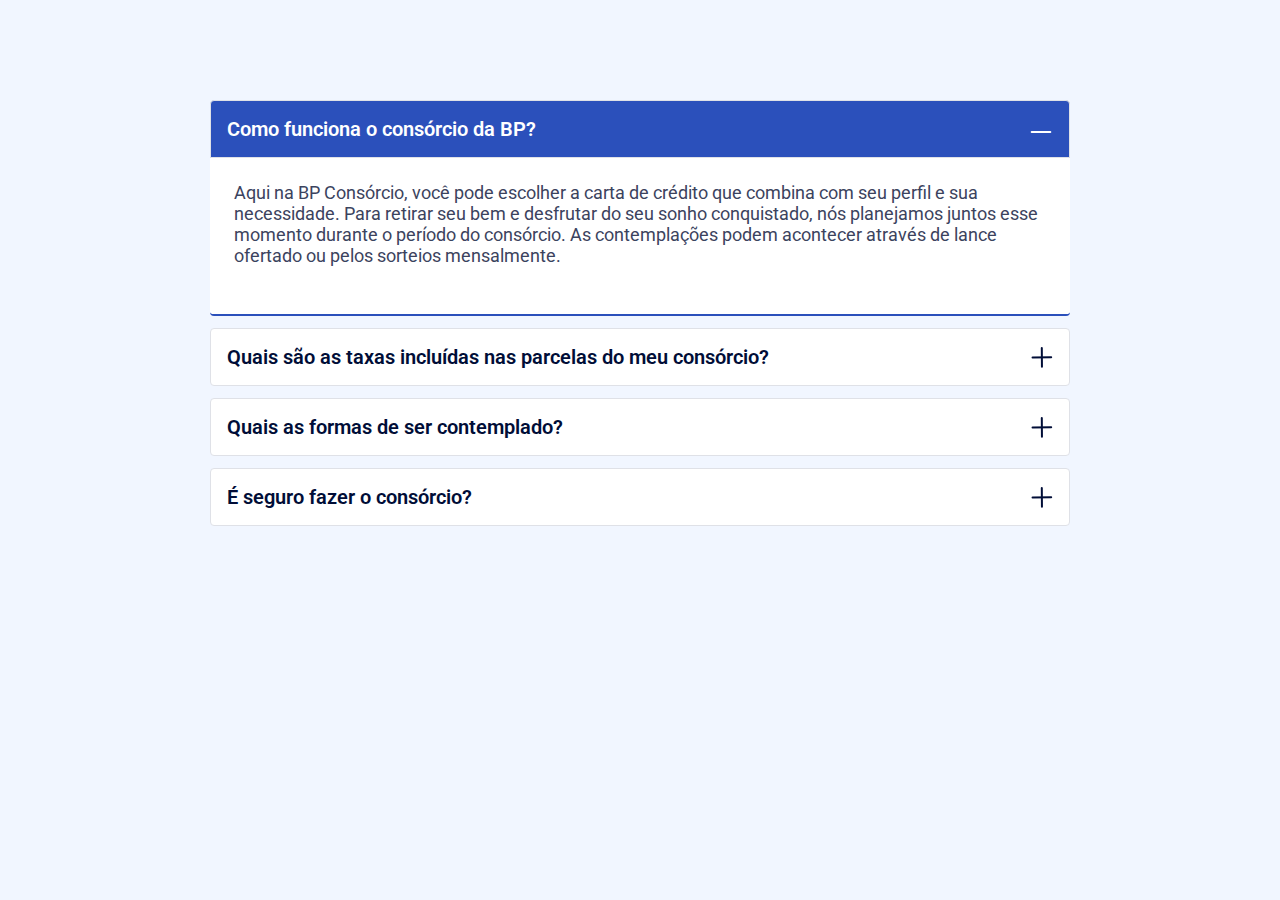
<file: accordion/01/index.html>
<!DOCTYPE html>
<html lang="en">
<head>
   <meta charset="UTF-8">
   <meta name="viewport" content="width=device-width, initial-scale=1.0">
   <link rel="preconnect" href="https://fonts.googleapis.com">
   <link rel="preconnect" href="https://fonts.gstatic.com" crossorigin>
   <link href="https://fonts.googleapis.com/css2?family=Roboto:wght@400;500;600;800&display=swap" rel="stylesheet">
   <title>FAQ - 01</title>
   <link rel="stylesheet" href="style.css">
</head>
<body>
   <section class="container">
      <!-- beginning of the accordion -->
      <div class="acordion">
        <div class="acordion-item" >
          <h3 class="acordion-title">Como funciona o consórcio da BP?</h3>
          <div class="acordion-content">
            <p>Aqui na BP Consórcio, você pode escolher a carta de crédito que combina com seu perfil e sua necessidade. Para retirar seu bem e desfrutar do seu sonho conquistado, nós planejamos juntos esse momento durante o período do consórcio. As contemplações podem acontecer através de lance ofertado ou pelos sorteios mensalmente.</p>
          </div>
        </div>

        <div class="acordion-item">
          <h3 class="acordion-title">Quais são as taxas incluídas nas parcelas do meu consórcio?</h3>
          <div class="acordion-content">
            <p>No consórcio, você não paga juros, como ocorre nos financiamentos. Em vez disso, há a taxa de administração, um percentual fixo aplicado sobre o valor do bem a ser adquirido e diluído ao longo das parcelas. É por meio dessa taxa que o consórcio funciona, realiza os sorteios e resguarda a contribuição mensal de cada consorciado.</p>
          </div>
        </div>

        <div class="acordion-item">
          <h3 class="acordion-title">Quais as formas de ser contemplado?</h3>
          <div class="acordion-content">
            <p>Este é o momento mais aguardado no consórcio! É quando você poderá usar seu crédito para comprar seu veículo, imóvel, etc. E vale lembrar que até o fim do contrato, todos serão contemplados. Aqui na BP Consórcio, há quatro formas de contemplação: <strong>Lance Livre, Lance Fixo, Lance Fidelidade e o Acelerador de Contemplação.</strong></p>
          </div>
        </div>

        <div class="acordion-item" >
          <h3 class="acordion-title">É seguro fazer o consórcio?</h3>
          <div class="acordion-content">
            <p>Sim, o consórcio é uma forma segura de adquirir um bem, desde que você escolha uma administradora autorizada pelo Banco Central do Brasil (BCB). O Banco Central regula e fiscaliza essas empresas para garantir que cumpram as regras e protejam os participantes. Se você quiser consultar se a BP Consórcio está regulamentada é só acessar mais informações pelo site: bcb.gov.br <br><br>
            Fica tranquilo! O consórcio da BP é regulamentado pelo Banco Central, ou seja, segue todas as normas de segurança e transparência. Você pode fazer sem preocupação!
            </p>
          </div>
        </div>
      </div>
   </section>

   <script src="script.js"></script>
</body>
</html>
</file>
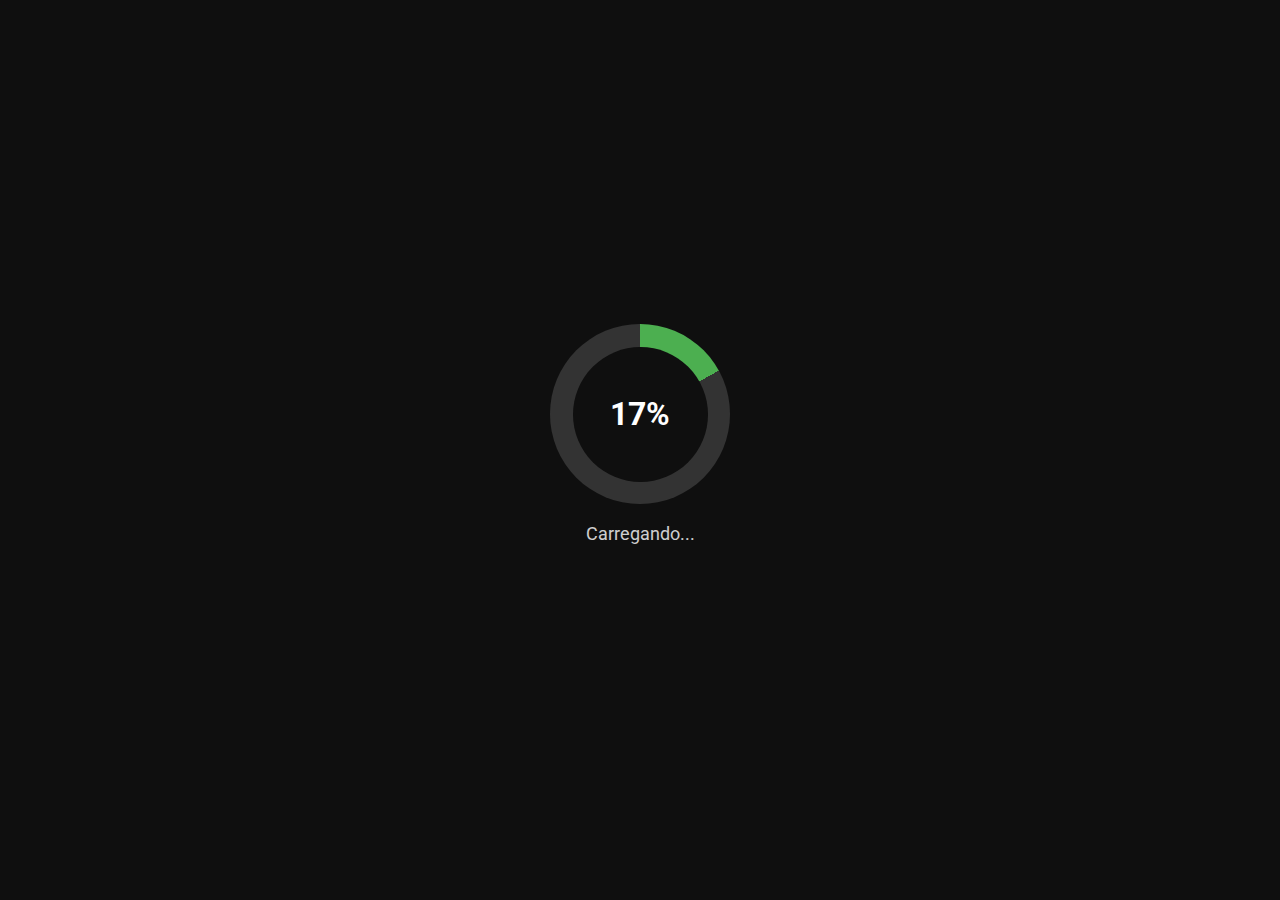
<file: loading/progress/index.html>
<!DOCTYPE html>
<html lang="en">
<head>
   <meta charset="UTF-8">
   <meta name="viewport" content="width=device-width, initial-scale=1.0">
   <link rel="preconnect" href="https://fonts.googleapis.com">
   <link rel="preconnect" href="https://fonts.gstatic.com" crossorigin>
   <link href="https://fonts.googleapis.com/css2?family=Roboto:wght@400;500;600;800&display=swap" rel="stylesheet">
   <title>Skeleton Loading</title>
   <link rel="stylesheet" href="style.css">
</head>
<body>

    <div class="loader-container">
        <div class="progress-circle" id="progressCircle">
            <div class="progress-inner" id="progressValue">
                0%
            </div>
        </div>

        <div class="loader-label" id="loaderLabel">
            Carregando...
        </div>
    </div>

   <script src="script.js"></script>
</body>
</html>
</file>
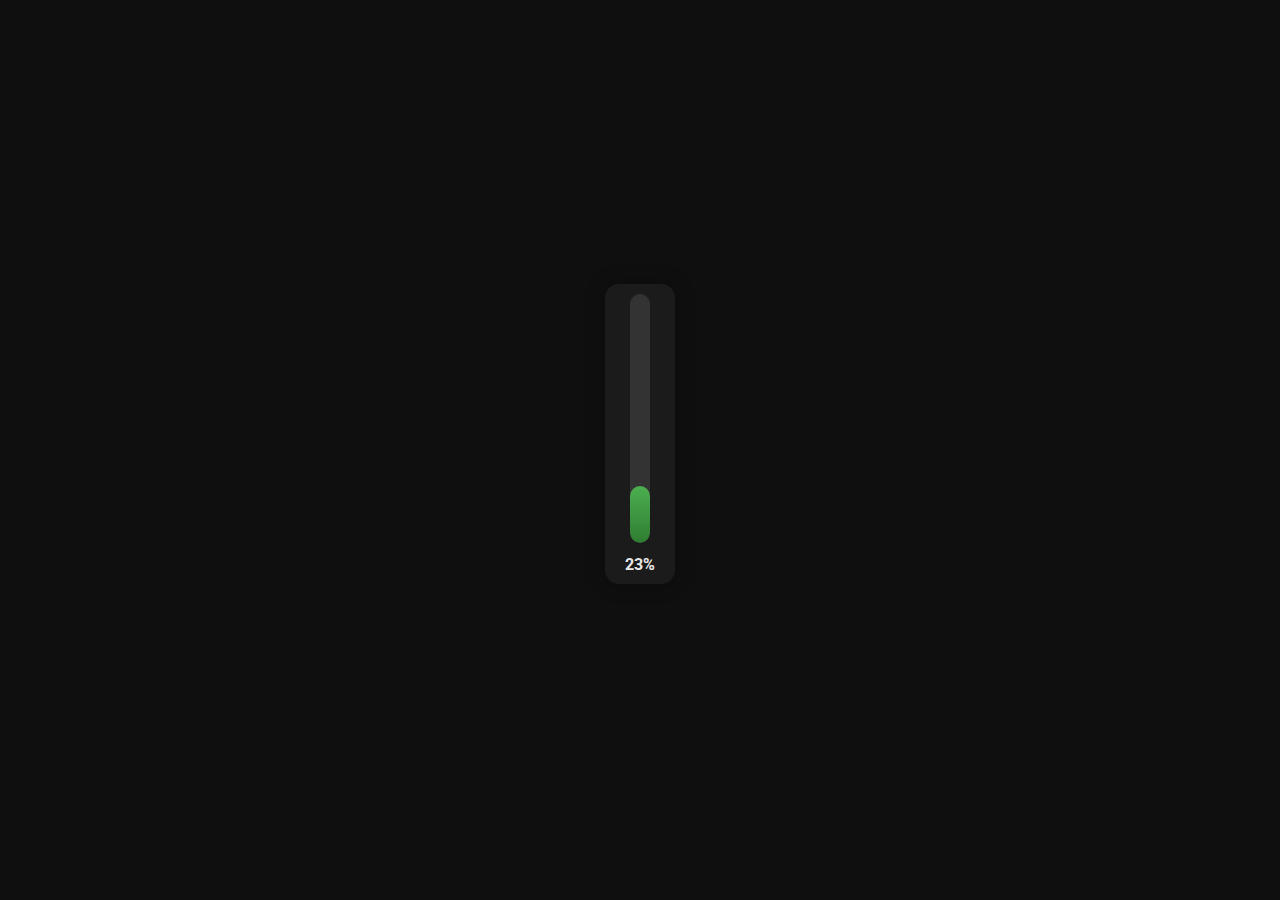
<file: loading/progresssidebar/index.html>
<!DOCTYPE html>
<html lang="en">
<head>
   <meta charset="UTF-8">
   <meta name="viewport" content="width=device-width, initial-scale=1.0">
   <link rel="preconnect" href="https://fonts.googleapis.com">
   <link rel="preconnect" href="https://fonts.gstatic.com" crossorigin>
   <link href="https://fonts.googleapis.com/css2?family=Roboto:wght@400;500;600;800&display=swap" rel="stylesheet">
   <title>Sidebar</title>
   <link rel="stylesheet" href="style.css">
</head>
<body>

    <div class="progress-box">
        <div class="progress-bar">
            <div class="progress-fill" id="progressFill"></div>
        </div>
        <div class="progress-value" id="progressValue">0%</div>
    </div>

   <script src="script.js"></script>
</body>
</html>
</file>
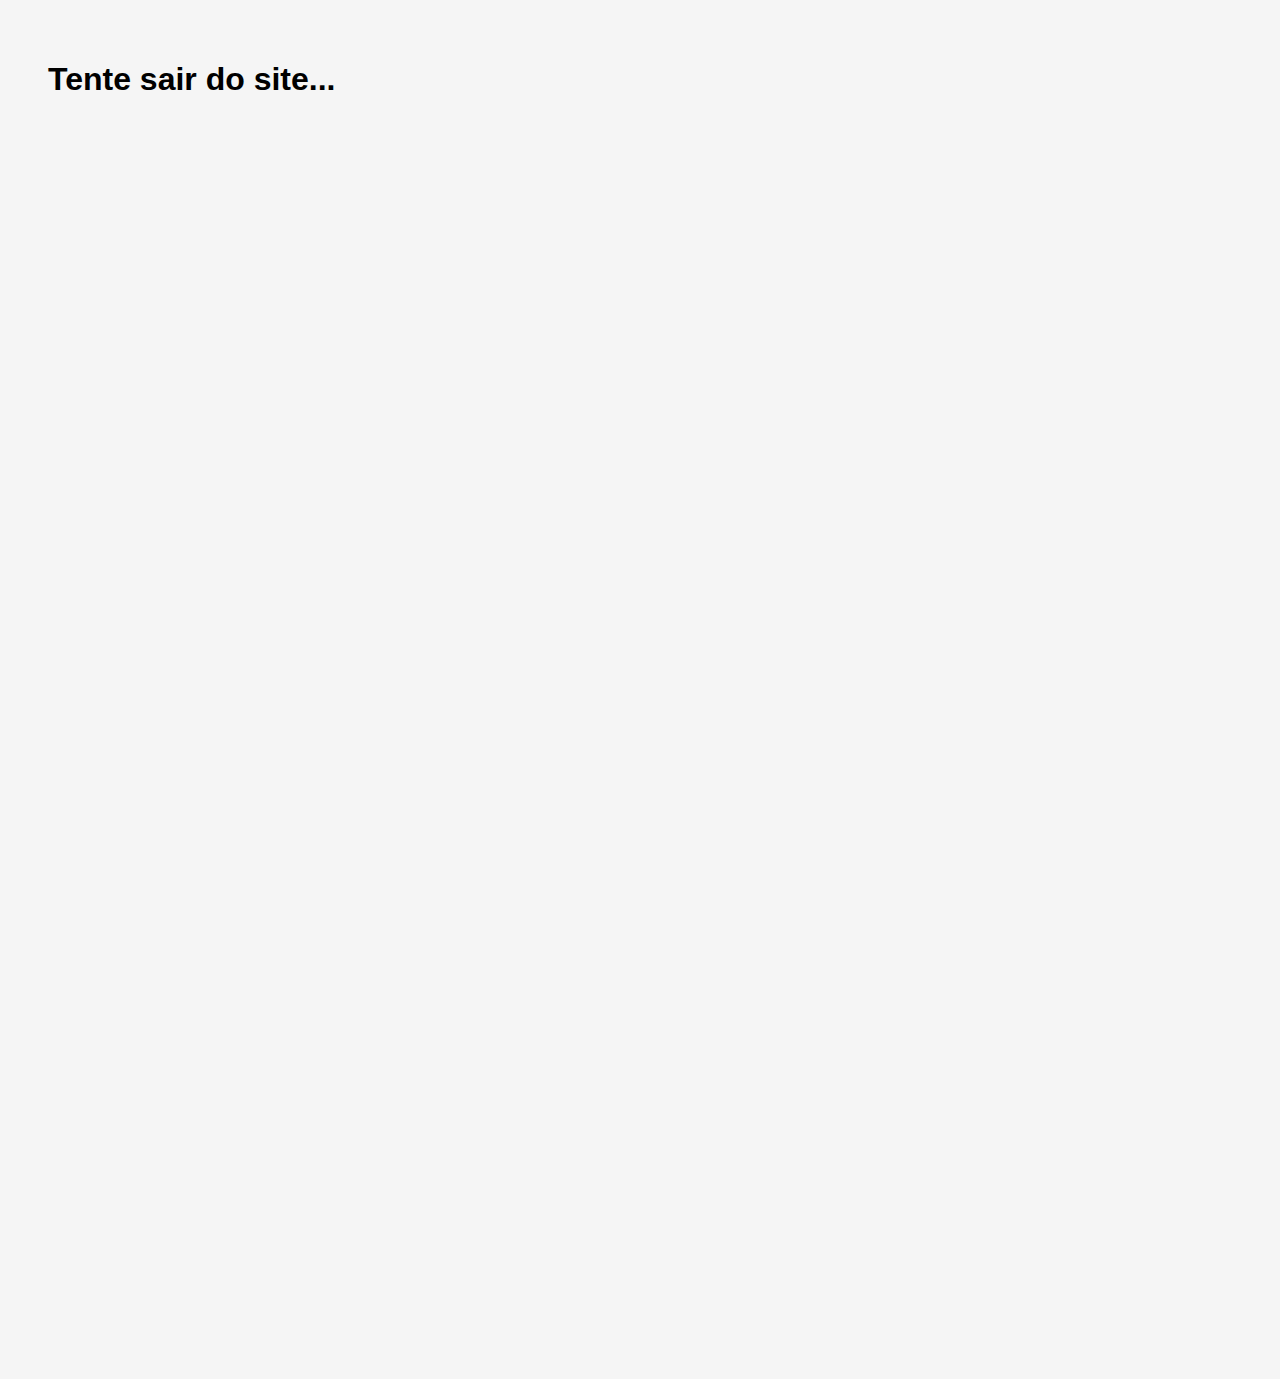
<file: popup/exit-popup/index.html>
<!DOCTYPE html>
<html lang="pt-br">
<head>
  <meta charset="UTF-8">
  <title>Exit Popup</title>
  <link rel="stylesheet" href="style.css">
 
</head>
<body>

  <h1 style="padding: 40px;">Tente sair do site...</h1>

   <!-- Overlay -->
    <div class="exit-overlay" id="exitOverlay">
        <div class="exit-popup" id="exitPopup">
            <div class="close-btn" id="closeBtn">&times;</div>

            <h2>😥 Ei, espere!</h2>
            <p>Tem certeza que deseja sair? Podemos te ajudar com algo antes?</p>
            <button onclick="closeExitPopup()">Continuar no site</button>
        </div>
    </div>

  <script src="script.js"></script>


</body>
</html>
</file>
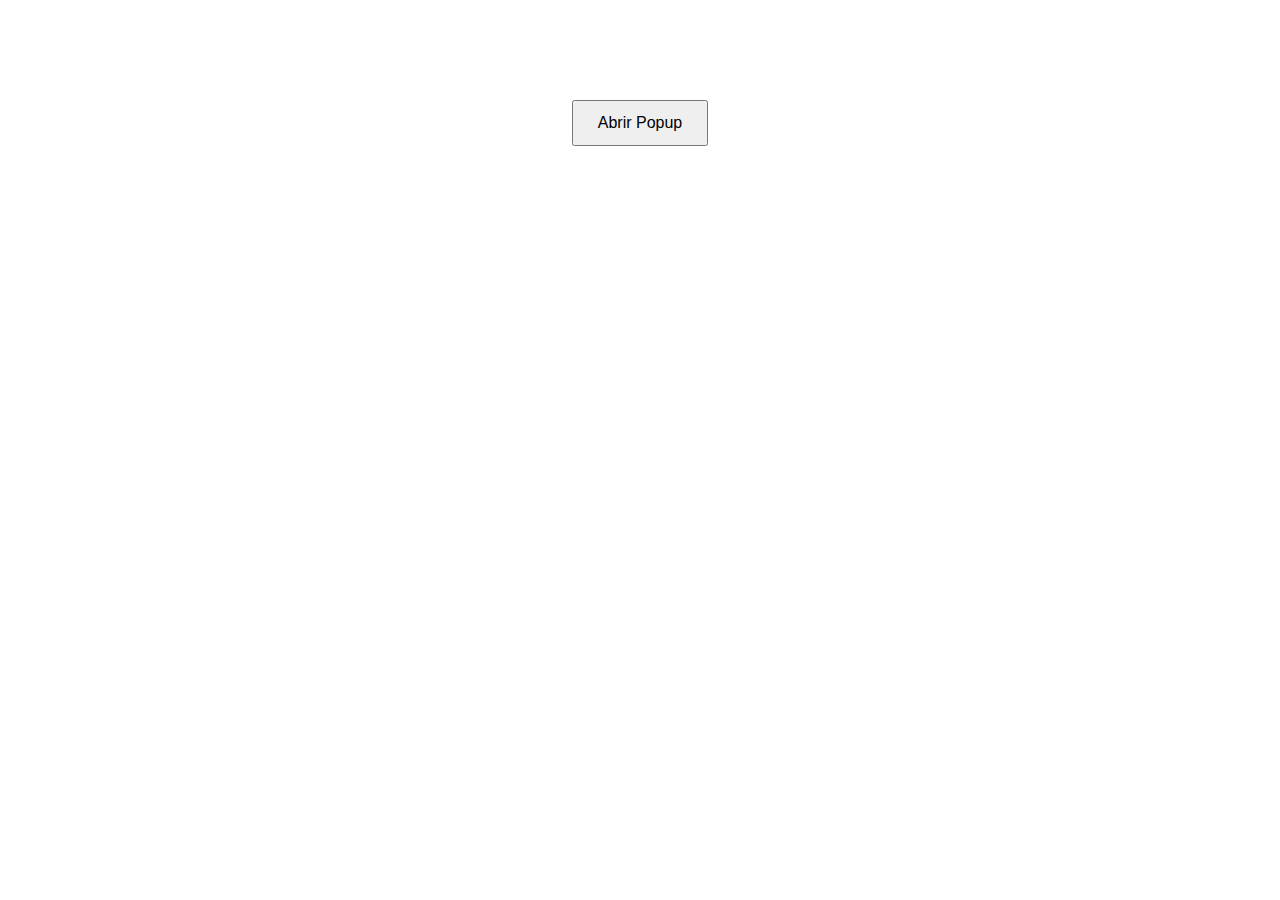
<file: popup/popup-button/index.html>
<!DOCTYPE html>
<html lang="pt-br">
<head>
  <meta charset="UTF-8">
  <title>Popup com Animação</title>
  <link rel="stylesheet" href="style.css">
 
</head>
<body>

  <button class="open-popup-btn">Abrir Popup</button>

  <div class="popup-overlay" id="popupOverlay">
    <div class="popup" id="popup">
      <span class="close-btn" id="closeBtn">&times;</span>
      <h2>Aqui entra o conteudo que será mostrado no popup</h2>
      <form action="">
        <input type="text" placeholder="Nome">
        <input type="tel" placeholder="Telefone">
        <button type="submit">Enviar</button>
      </form>
    </div>
  </div>

  <script src="script.js"></script>


</body>
</html>
</file>
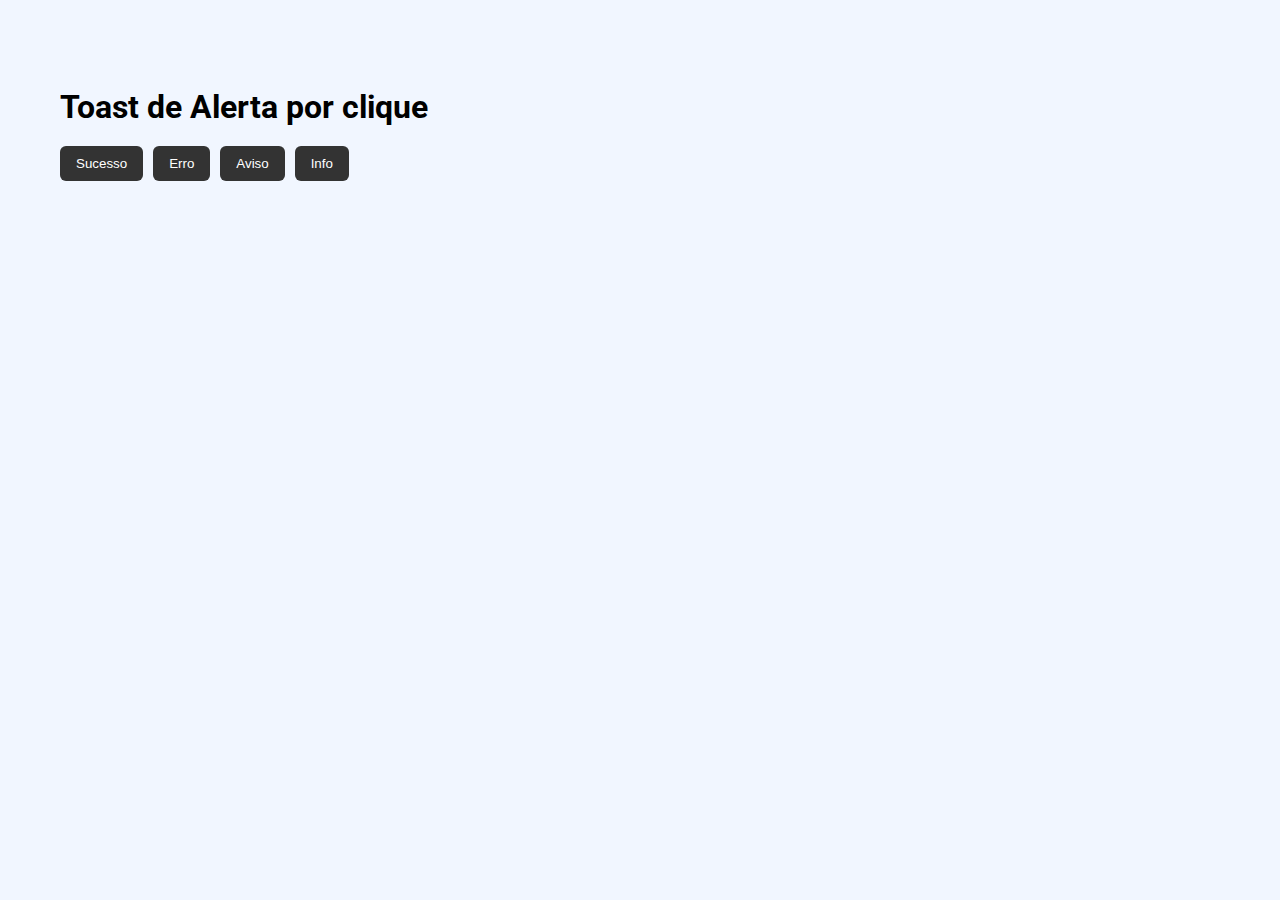
<file: toast/02/index.html>
<!DOCTYPE html>
<html lang="en">
<head>
   <meta charset="UTF-8">
   <meta name="viewport" content="width=device-width, initial-scale=1.0">
   <link rel="preconnect" href="https://fonts.googleapis.com">
   <link rel="preconnect" href="https://fonts.gstatic.com" crossorigin>
   <link href="https://fonts.googleapis.com/css2?family=Roboto:wght@400;500;600;800&display=swap" rel="stylesheet">
   <title>Toast de Alerta</title>
   <link rel="stylesheet" href="style.css">
</head>
<body>

    <div class="container">

    <h2>Toast de Alerta por clique</h2>

    <div class="buttons">
        <button onclick="showToast('Sucesso! Operação concluída.', 'success')">Sucesso</button>
        <button onclick="showToast('Algo deu errado.', 'error')">Erro</button>
        <button onclick="showToast('Atenção! Revise os dados.', 'warning')">Aviso</button>
        <button onclick="showToast('Informação importante.', 'info')">Info</button>
    </div>

    <!-- Container que recebe os toasts -->
    <div class="toast-container"></div>
</div>

   <script src="script.js"></script>
</body>
</html>
</file>
<file: accordion/01/style.css>
/* Default page */
*{
   margin: 0;
   padding: 0;
   box-sizing: border-box;
}

body{
   padding: 88px 0px 120px;
   background-color: #f1f6ff;
   font-family: 'Roboto', sans-serif;
}

.container{
   max-width: 900px;
   margin: 0 auto;
   padding: 0 20px;
}


/* Code Acordion */
.acordion {
  width: 100%;
}
.acordion-title {
  position: relative;
  background-color: #fff;
  padding: 16px 56px 16px 16px;
  border-radius: 4px;
  color: #000d37;
  font-size: 20px;
  font-weight: 600;
  cursor: pointer;
  -webkit-transition: 0.3s ease;
  transition: 0.3s ease;
  border: 1px solid #dfe1e7;
}
.acordion-title::after {
  display: inline-block;
  position: absolute;
  content: "";
  background-image: url(assets/icons/plus-dark.svg);
  width: 32px;
  height: 32px;
  top: 12px;
  right: -12px;
  margin-right: 24px;
  -webkit-transition: ease 0.5s;
  transition: ease 0.5s;
}
.acordion-title.ativo {
  background: #2b50bb;
  color: #fff;
  border-radius: 4px 4px 0px 0px;
}
.acordion-title.ativo::after {
  background-image: url(assets/icons/minus.svg);
  top: 15px;
  right: -12px;
}

.acordion-item{
   margin-top: 12px;
}

.acordion-content {
  background: #fff;
  padding: 24px 24px 48px 24px;
  border-bottom: 2px solid #2b50bb;
  border-radius: 0px 0px 4px 4px;
  display: none;
  -webkit-transition: 0.3s ease;
  transition: 0.3s ease;
}
.acordion-content p {
  color: #3b435e;
  font-size: 18px;
}
.acordion-content.ativo {
  display: block;
  -webkit-animation: slideDown 0.5s forwards;
  animation: slideDown 0.5s forwards;
}
@-webkit-keyframes slideDown {
  from {
    opacity: 0;
    max-height: 0px;
  }
  to {
    opacity: 1;
    max-height: 600px;
  }
}
@keyframes slideDown {
  from {
    opacity: 0;
    max-height: 0px;
  }
  to {
    opacity: 1;
    max-height: 600px;
  }
}
</file>
<file: loading/progress/style.css>
/* Default page */
*{
   margin: 0;
   padding: 0;
   box-sizing: border-box;
}


body{
   padding: 88px 0px 120px;
   background-color: #f1f6ff;
   font-family: 'Roboto', sans-serif;
   background: #0f0f0f;
    color: #fff;
    display: flex;
    justify-content: center;
    align-items: center;
    min-height: 100vh;

}

.container{
    max-width: 1200px;
    margin: 0 auto;
    padding: 0px 20px;
}

h2{
    font-size: 24px;
    margin-bottom: 24px;
}

.loader-container {
        width: 90%;
        max-width: 300px;
        text-align: center;
        }

        .progress-circle {
            width: 180px;
            height: 180px;
            border-radius: 50%;
            background: conic-gradient(#4caf50 0deg, #333 0deg);
            display: flex;
            justify-content: center;
            align-items: center;
            margin: 0 auto 20px;
            transition: all 0.3s ease;
        }

        .progress-inner {
            width: 135px;
            height: 135px;
            background: #0f0f0f;
            border-radius: 50%;
            display: flex;
            justify-content: center;
            align-items: center;
            font-size: 2rem;
            font-weight: bold;
        }

        .loader-label {
            font-size: 1.1rem;
            opacity: 0.8;
            margin-top: 10px;
        }

        /* Responsivo */
        @media (max-width: 480px) {
            .progress-circle {
                width: 140px;
                height: 140px;
            }
            .progress-inner {
                width: 105px;
                height: 105px;
                font-size: 1.6rem;
            }
        }
</file>
<file: loading/progresssidebar/style.css>
/* Default page */
*{
   margin: 0;
   padding: 0;
   box-sizing: border-box;
}


body{
   padding: 88px 0px 120px;
   background-color: #f1f6ff;
   font-family: 'Roboto', sans-serif;
   background: #0f0f0f;
    color: #fff;
    display: flex;
    justify-content: center;
    align-items: center;
    min-height: 100vh;

}

.progress-box {
            width: 70px;
            height: 300px;
            background: #1b1b1b;
            border-radius: 14px;
            padding: 10px;
            display: flex;
            flex-direction: column;
            justify-content: flex-end;
            align-items: center;
            box-shadow: 0 0 20px rgba(0,0,0,0.3);
        }

        .progress-bar {
            width: 20px;
            height: 100%;
            background: #333;
            border-radius: 20px;
            overflow: hidden;
            position: relative;
        }

        .progress-fill {
            position: absolute;
            bottom: 0;
            width: 100%;
            height: 0%;
            background: linear-gradient(180deg, #4caf50, #2e7d32);
            border-radius: 20px;
            transition: height 0.2s ease-out;
        }

        .progress-value {
            font-size: 1rem;
            margin-top: 12px;
            font-weight: bold;
            opacity: 0.9;
        }

        @media (max-width: 480px) {
            .progress-box {
                width: 60px;
                height: 250px;
            }
            .progress-bar {
                width: 16px;
            }
        }
</file>
<file: popup/exit-popup/style.css>
body {
            font-family: "Inter", sans-serif;
            background: #f5f5f5;
            height: 150vh;
        }

        /* Fundo escuro */
        .exit-overlay {
            position: fixed;
            top: 0;
            left: 0;
            width: 100%;
            height: 100%;
            background: rgba(0,0,0,0.6);
            display: none;
            justify-content: center;
            align-items: center;
            z-index: 9999;
            animation: fadeIn .3s ease forwards;
        }

        /* Popup */
        .exit-popup {
            background: #fff;
            padding: 25px;
            width: 90%;
            max-width: 380px;
            border-radius: 18px;
            box-shadow: 0 10px 30px rgba(0,0,0,0.25);
            text-align: center;
            position: relative; /* para o X */
            transform: translateY(-40px);
            opacity: 0;
            animation: slideUp .4s ease forwards;
        }

        /* Botão fechar (X) */
        .close-btn {
            position: absolute;
            top: 12px;
            right: 12px;
            width: 32px;
            height: 32px;
            background: #eee;
            border-radius: 50%;
            display: flex;
            justify-content: center;
            align-items: center;
            cursor: pointer;
            font-size: 1.2rem;
            font-weight: bold;
            transition: 0.2s;
        }

        .close-btn:hover {
            background: #ddd;
        }

        .exit-popup h2 {
            margin-top: 20px;
            margin-bottom: 10px;
        }

        .exit-popup p {
            opacity: 0.8;
            margin-bottom: 20px;
        }

        .exit-popup button {
            background: #ff4757;
            color: #fff;
            border: none;
            padding: 12px 20px;
            border-radius: 10px;
            cursor: pointer;
            width: 100%;
            font-size: 1rem;
            transition: 0.2s;
        }

        .exit-popup button:hover {
            background: #e84118;
        }

        /* Animações */
        @keyframes fadeIn {
            from { opacity: 0; }
            to   { opacity: 1; }
        }

        @keyframes slideUp {
            from { transform: translateY(40px); opacity: 0; }
            to   { transform: translateY(0); opacity: 1; }
        }
</file>
<file: popup/popup-button/style.css>
body {
      margin: 0;
      font-family: Arial, sans-serif;
      transition: filter 0.3s ease;
    }

    /* Botão para abrir o popup */
    .open-popup-btn {
      margin: 100px auto;
      display: block;
      padding: 12px 24px;
      font-size: 16px;
      cursor: pointer;
    }

    /* Fundo escurecido e desfocado */
    .popup-overlay {
      position: fixed;
      top: 0;
      left: 0;
      width: 100%;
      height: 100%;
      background: rgba(0, 0, 0, 0.5);
      backdrop-filter: blur(4px);
      display: flex;
      align-items: center;
      justify-content: center;
      opacity: 0;
      pointer-events: none;
      transition: opacity 0.3s ease;
    }

    .popup-overlay.active {
      opacity: 1;
      pointer-events: auto;
    }

    /* Janela do popup */
    .popup {
      border-radius: 12px;
      width: 30%;
      transform: translateY(-20px);
      opacity: 0;
      transition: all 0.3s ease;
      position: relative;
      margin: 0px 20px;
      background: #fff;
      padding: 40px;
    }

    .popup.active {
      transform: translateY(0);
      opacity: 1;
    }

    input{
      width: 100%;
      padding: 10px;
      margin-bottom: 8px;
    }

    img{
        width: 100%;
        border-radius: 12px;
    }

    @media (max-width:800px){
        .popup {
            width: 100%;
 
    }
    }

    /* Botão de fechar */
    .close-btn {
      position: absolute;
      top: 0;
      padding: 4px 8px;
      right: 4px;
      font-size: 40px;
      cursor: pointer;
      color: #1a1a1a;
    }

    .close-btn:hover {
      color: #7e7e7e;
    }
</file>
<file: toast/02/style.css>
/* Default page */
*{
   margin: 0;
   padding: 0;
   box-sizing: border-box;
}

    :root {
        --success: #4CAF50;
        --error: #e74c3c;
        --warning: #f1c40f;
        --info: #3498db;
        --text: #fff;
        --radius: 10px;
        --shadow: 0 4px 15px rgba(0,0,0,0.15);
        --transition: 0.4s ease;
    }

body{
   padding: 88px 0px 120px;
   background-color: #f1f6ff;
   font-family: 'Roboto', sans-serif;
}

.container{
    max-width: 1200px;
    margin: 0 auto;
    padding: 0px 20px;
}

h2{
    font-size: 32px;
}

 /* Container dos toasts */
    .toast-container {
        position: fixed;
        top: 20px;
        right: 20px;
        width: 90%;
        max-width: 350px;
        z-index: 9999;
        display: flex;
        flex-direction: column;
        gap: 12px;
    }

    /* Estilo geral do toast */
    .toast {
        padding: 18px 20px;
        color: var(--text);
        border-radius: var(--radius);
        box-shadow: var(--shadow);
        font-weight: 500;
        display: flex;
        justify-content: space-between;
        align-items: center;
        opacity: 0;
        transform: translateX(100%);
        animation: slideIn var(--transition) forwards;
    }

    /* Cores */
    .toast.success { background: var(--success); }
    .toast.error { background: var(--error); }
    .toast.warning { background: var(--warning); color: #000; }
    .toast.info { background: var(--info); }

    /* Botão de fechar */
    .toast-close {
        margin-left: 15px;
        cursor: pointer;
        font-weight: bold;
    }

    @keyframes slideIn {
        to {
            opacity: 1;
            transform: translateX(0);
        }
    }

    @keyframes slideOut {
        to {
            opacity: 0;
            transform: translateX(100%);
        }
    }

    /* Botões demonstrativos */
    .buttons {
        display: flex;
        gap: 10px;
        flex-wrap: wrap;
        margin-top: 20px;
    }
    
    button {
        padding: 10px 16px;
        border: none;
        background: #333;
        color: #fff;
        border-radius: 6px;
        cursor: pointer;
        transition: 0.25s;
    }

    button:hover {
        background: #111;
    }
</file>
